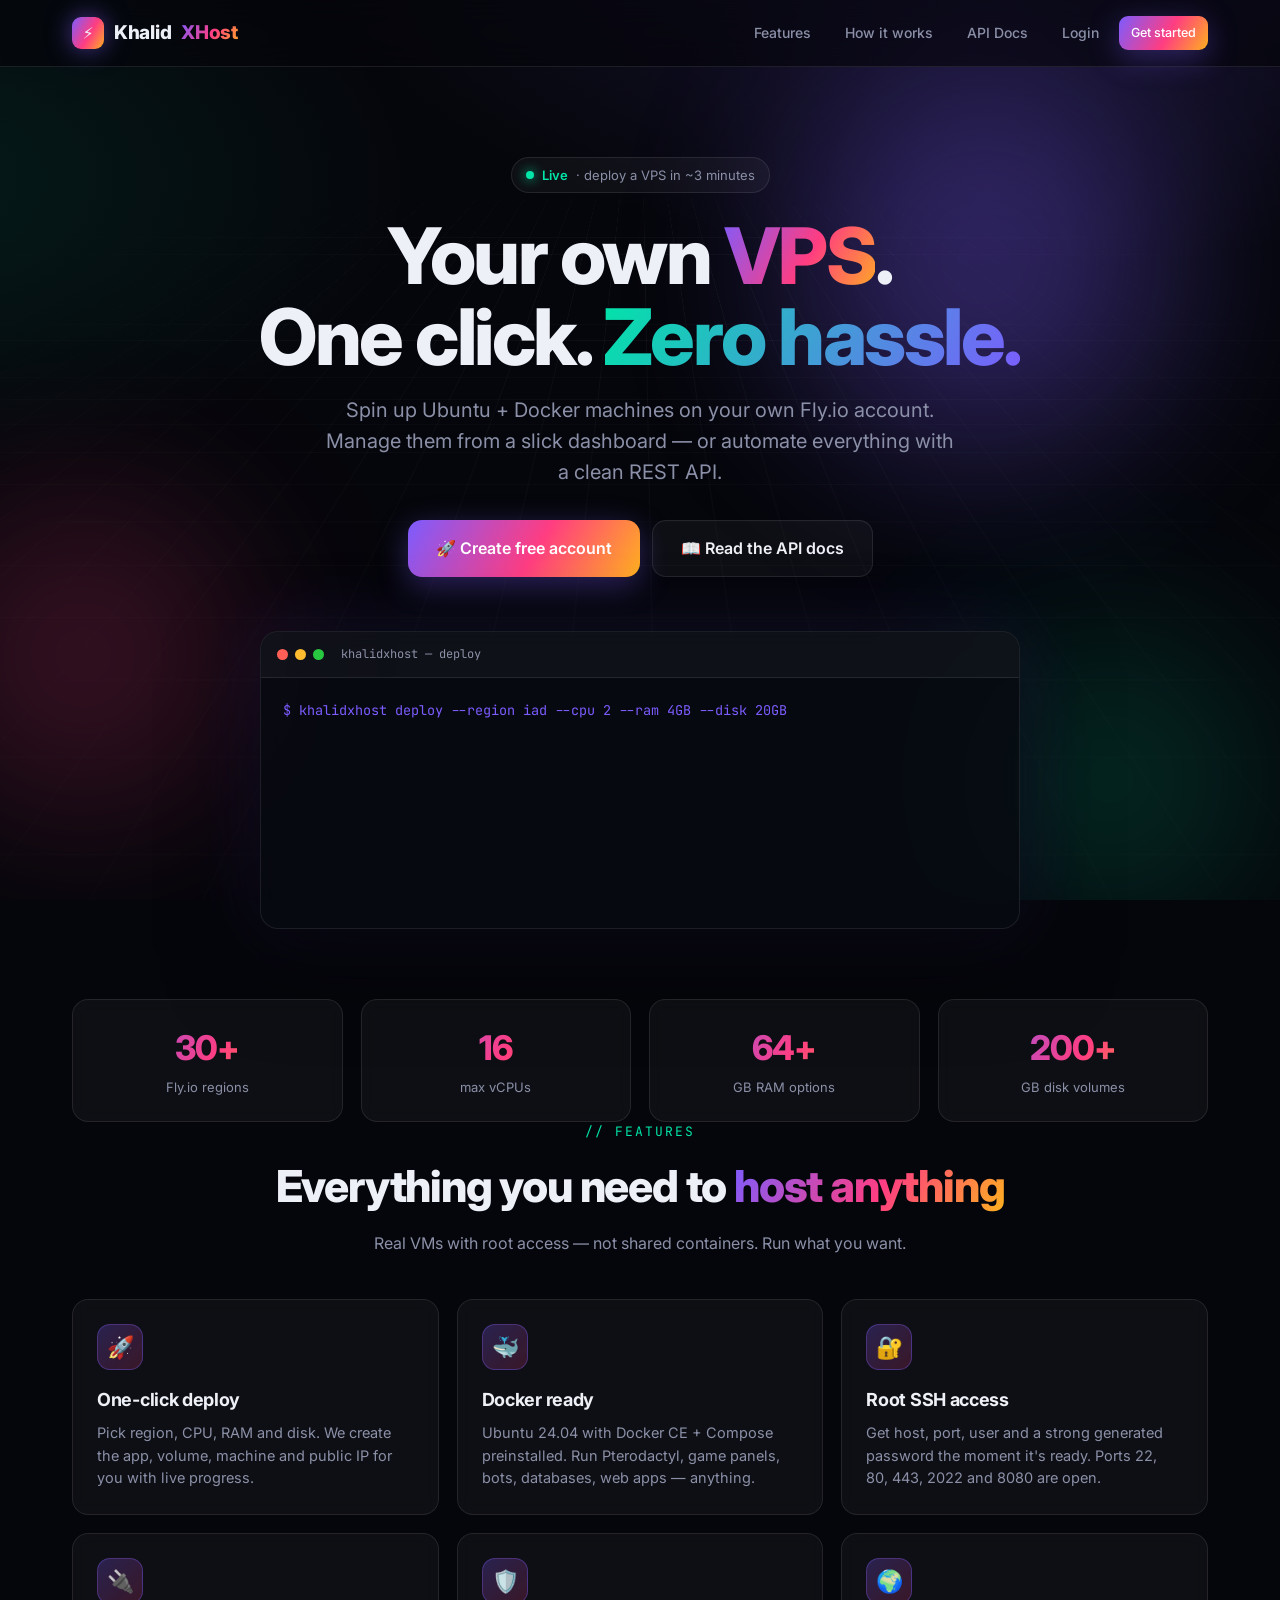
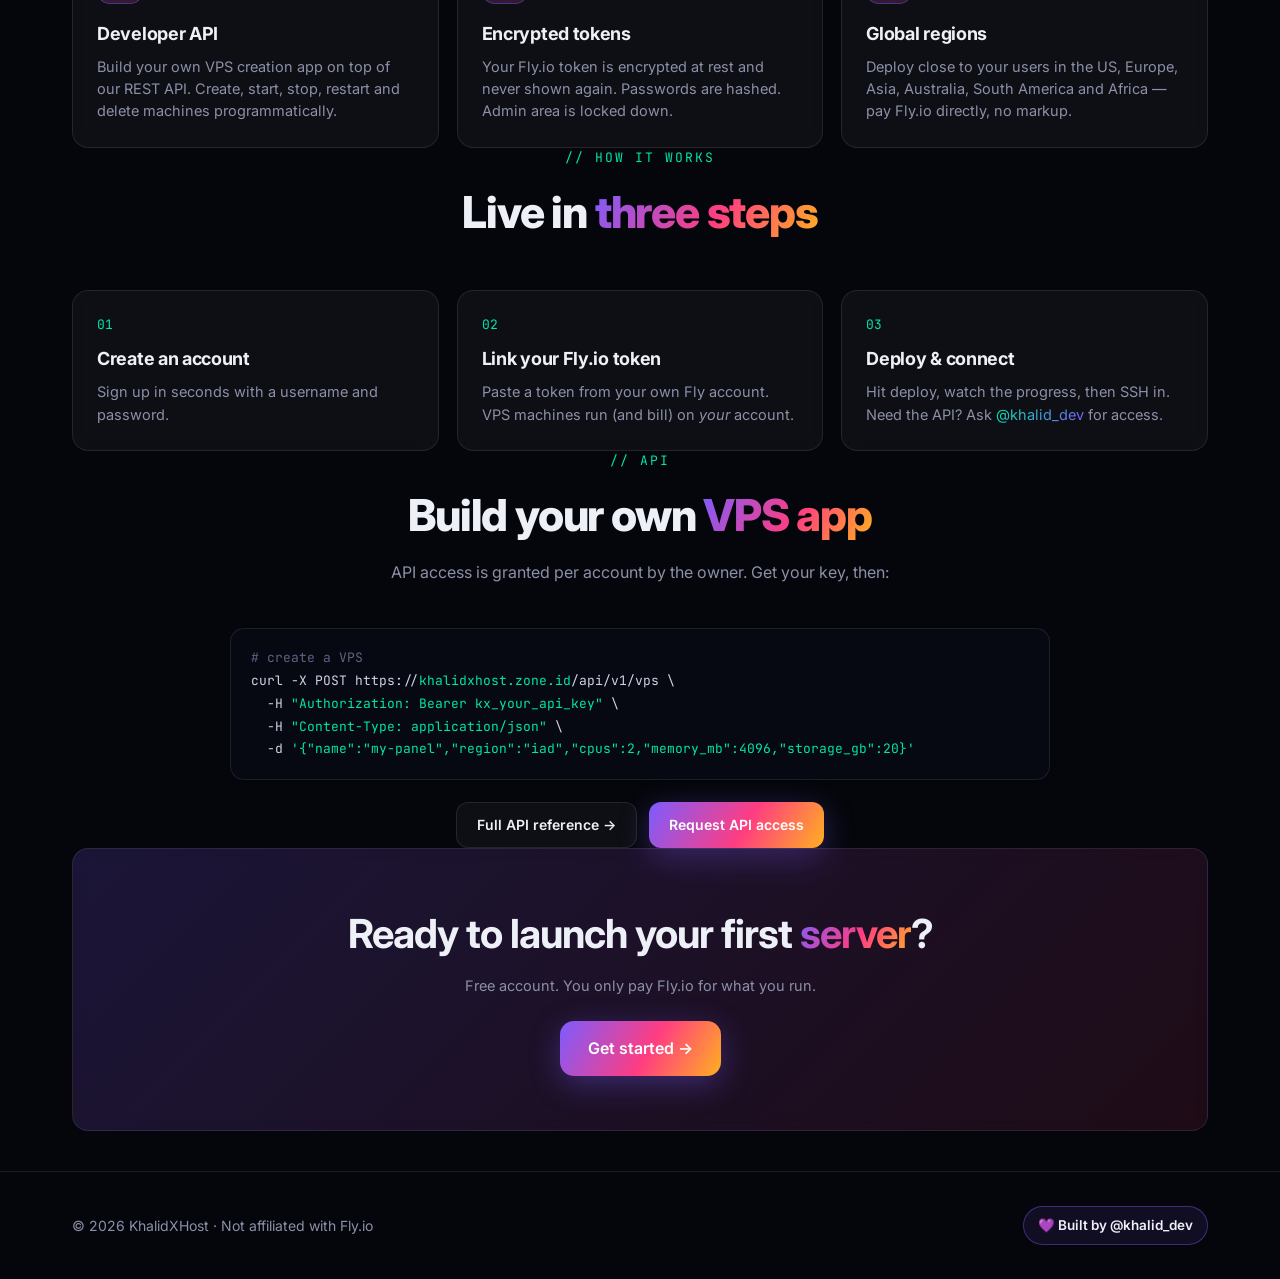
<file: static/index.html>
<!doctype html>
<html lang="en"><head>
<meta charset="utf-8"><meta name="viewport" content="width=device-width,initial-scale=1">
<title>KhalidXHost — Launch a VPS on Fly.io in minutes</title>
<meta name="description" content="Create and manage Fly.io VPS machines from a beautiful dashboard or a simple API. Docker-ready, SSH access, Pterodactyl-friendly.">
<link rel="icon" href="/static/favicon.svg">
<link rel="preconnect" href="https://fonts.googleapis.com"><link rel="preconnect" href="https://fonts.gstatic.com" crossorigin>
<link href="https://fonts.googleapis.com/css2?family=Inter:wght@400;500;600;700;800&family=JetBrains+Mono:wght@400;600&display=swap" rel="stylesheet">
<link rel="stylesheet" href="/static/css/style.css">
</head><body>
<nav class="top"><div class="wrap in">
  <a href="/" class="logo"><i>⚡</i>Khalid<span class="grad">XHost</span></a>
  <div class="links">
    <a href="#features" class="hide-m">Features</a><a href="#how" class="hide-m">How it works</a><a href="/docs">API Docs</a>
    <a href="/login">Login</a><a href="/register" class="btn primary sm">Get started</a>
  </div>
</div></nav>

<header class="hero wrap">
  <span class="pill"><span class="dot"></span> <b>Live</b> · deploy a VPS in ~3 minutes</span>
  <h1>Your own <span class="grad">VPS</span>.<br>One click. <span class="grad2">Zero hassle.</span></h1>
  <p class="lead">Spin up Ubuntu + Docker machines on your own Fly.io account. Manage them from a slick dashboard — or automate everything with a clean REST API.</p>
  <div class="cta">
    <a href="/register" class="btn primary lg">🚀 Create free account</a>
    <a href="/docs" class="btn lg">📖 Read the API docs</a>
  </div>
  <div class="term">
    <div class="bar"><i style="background:#ff5f57"></i><i style="background:#febc2e"></i><i style="background:#28c840"></i><span>khalidxhost — deploy</span></div>
    <pre id="term"></pre>
  </div>
</header>

<section class="wrap" style="padding-top:20px"><div class="grid g4">
  <div class="card stat"><b class="grad" data-n="30">0</b><span>Fly.io regions</span></div>
  <div class="card stat"><b class="grad" data-n="16">0</b><span>max vCPUs</span></div>
  <div class="card stat"><b class="grad" data-n="64">0</b><span>GB RAM options</span></div>
  <div class="card stat"><b class="grad" data-n="200">0</b><span>GB disk volumes</span></div>
</div></section>

<section id="features" class="wrap">
  <div class="sec-h"><div class="k">// features</div><h2>Everything you need to <span class="grad">host anything</span></h2><p>Real VMs with root access — not shared containers. Run what you want.</p></div>
  <div class="grid g3">
    <div class="card hov"><div class="ico">🚀</div><h3>One-click deploy</h3><p>Pick region, CPU, RAM and disk. We create the app, volume, machine and public IP for you with live progress.</p></div>
    <div class="card hov"><div class="ico">🐳</div><h3>Docker ready</h3><p>Ubuntu 24.04 with Docker CE + Compose preinstalled. Run Pterodactyl, game panels, bots, databases, web apps — anything.</p></div>
    <div class="card hov"><div class="ico">🔐</div><h3>Root SSH access</h3><p>Get host, port, user and a strong generated password the moment it's ready. Ports 22, 80, 443, 2022 and 8080 are open.</p></div>
    <div class="card hov"><div class="ico">🔌</div><h3>Developer API</h3><p>Build your own VPS creation app on top of our REST API. Create, start, stop, restart and delete machines programmatically.</p></div>
    <div class="card hov"><div class="ico">🛡️</div><h3>Encrypted tokens</h3><p>Your Fly.io token is encrypted at rest and never shown again. Passwords are hashed. Admin area is locked down.</p></div>
    <div class="card hov"><div class="ico">🌍</div><h3>Global regions</h3><p>Deploy close to your users in the US, Europe, Asia, Australia, South America and Africa — pay Fly.io directly, no markup.</p></div>
  </div>
</section>

<section id="how" class="wrap">
  <div class="sec-h"><div class="k">// how it works</div><h2>Live in <span class="grad">three steps</span></h2></div>
  <div class="grid g3">
    <div class="card step"><div class="n">01</div><h3>Create an account</h3><p>Sign up in seconds with a username and password.</p></div>
    <div class="card step"><div class="n">02</div><h3>Link your Fly.io token</h3><p>Paste a token from your own Fly account. VPS machines run (and bill) on <i>your</i> account.</p></div>
    <div class="card step"><div class="n">03</div><h3>Deploy &amp; connect</h3><p>Hit deploy, watch the progress, then SSH in. Need the API? Ask <a class="grad2" href="https://t.me/khalid_dev" target="_blank" rel="noopener">@khalid_dev</a> for access.</p></div>
  </div>
</section>

<section id="api" class="wrap">
  <div class="sec-h"><div class="k">// api</div><h2>Build your own <span class="grad">VPS app</span></h2><p>API access is granted per account by the owner. Get your key, then:</p></div>
  <div style="max-width:820px;margin:0 auto">
<pre class="code"><span class="c"># create a VPS</span>
curl -X POST https://<span class="s">khalidxhost.zone.id</span>/api/v1/vps \
  -H <span class="s">"Authorization: Bearer kx_your_api_key"</span> \
  -H <span class="s">"Content-Type: application/json"</span> \
  -d <span class="s">'{"name":"my-panel","region":"iad","cpus":2,"memory_mb":4096,"storage_gb":20}'</span></pre>
    <div class="cta" style="margin-top:22px"><a class="btn" href="/docs">Full API reference →</a><a class="btn primary" href="https://t.me/khalid_dev" target="_blank" rel="noopener">Request API access</a></div>
  </div>
</section>

<section class="wrap"><div class="card" style="text-align:center;padding:54px 24px;background:linear-gradient(135deg,rgba(124,92,255,.18),rgba(255,61,129,.1))">
  <h2 style="font-size:clamp(26px,4vw,40px);letter-spacing:-1px;margin-bottom:10px">Ready to launch your first <span class="grad">server</span>?</h2>
  <p class="mut" style="margin-bottom:24px">Free account. You only pay Fly.io for what you run.</p>
  <a href="/register" class="btn primary lg">Get started →</a>
</div></section>

<footer><div class="wrap in">
  <div>© <span id="yr"></span> KhalidXHost · Not affiliated with Fly.io</div>
  <a class="dev" href="https://t.me/khalid_dev" target="_blank" rel="noopener">💜 Built by @khalid_dev</a>
</div></footer>
<script src="/static/js/common.js"></script>
<script src="/static/js/landing.js"></script>
</body></html>
</file>
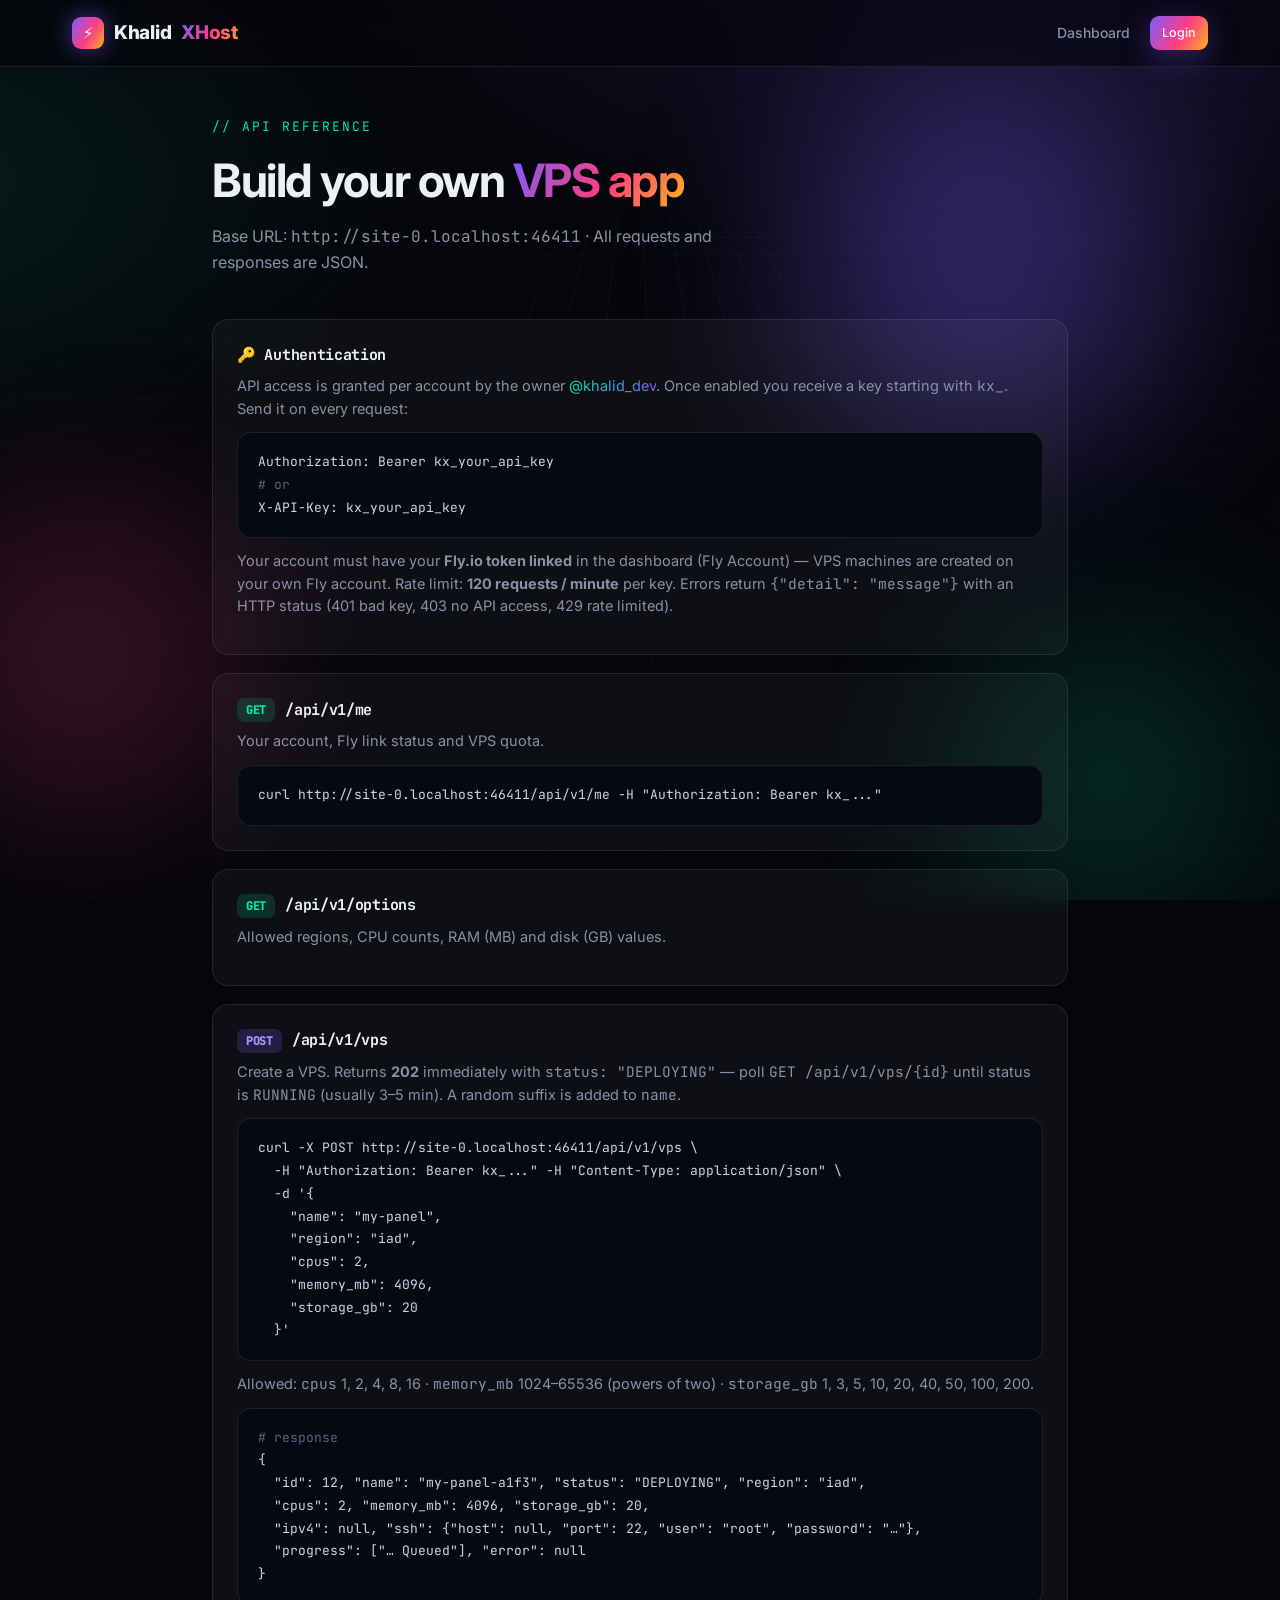
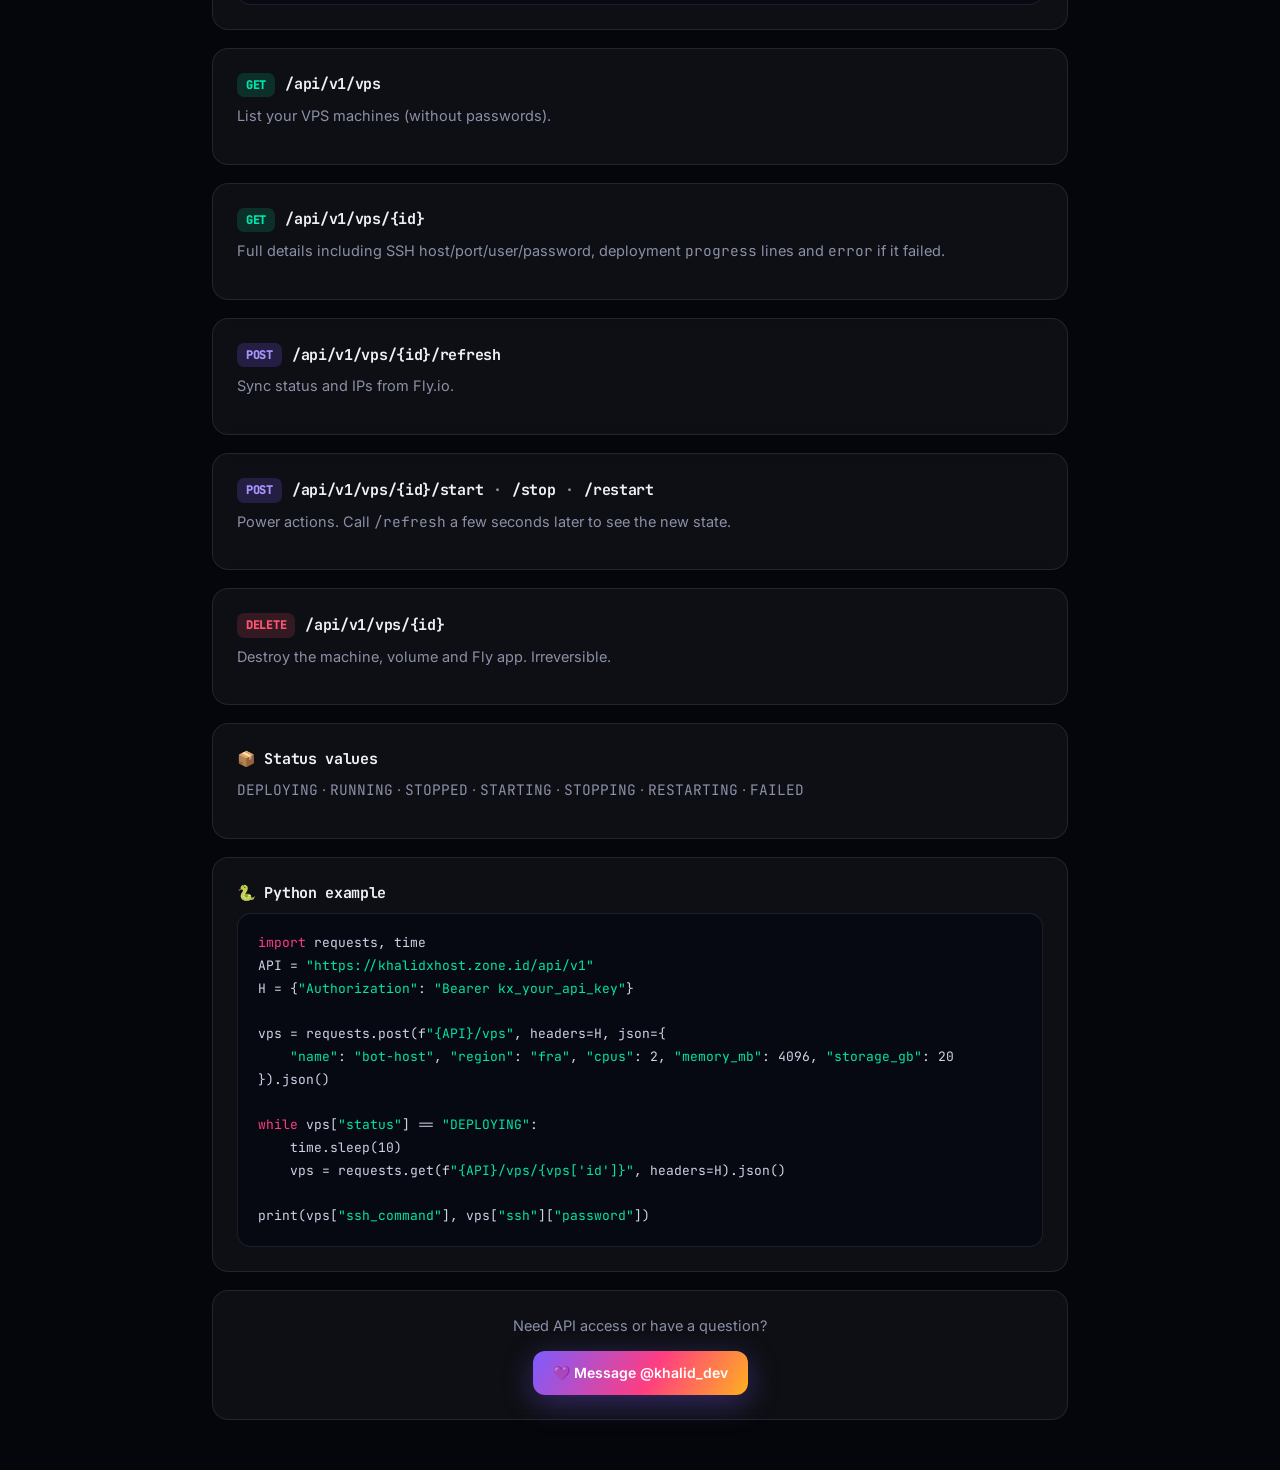
<file: static/docs.html>
<!doctype html>
<html lang="en"><head>
<meta charset="utf-8"><meta name="viewport" content="width=device-width,initial-scale=1">
<title>API Docs — KhalidXHost</title><link rel="icon" href="/static/favicon.svg">
<link href="https://fonts.googleapis.com/css2?family=Inter:wght@400;500;600;700;800&family=JetBrains+Mono:wght@400;600&display=swap" rel="stylesheet">
<link rel="stylesheet" href="/static/css/style.css">
<style>.ep{margin-bottom:18px}.ep h3{display:flex;gap:10px;align-items:center;flex-wrap:wrap;font-family:var(--mono);font-size:15px}.m{padding:3px 9px;border-radius:7px;font-size:12px;font-weight:800}.GET{background:rgba(0,229,168,.15);color:var(--b)}.POST{background:rgba(124,92,255,.2);color:#a994ff}.DELETE{background:rgba(255,84,112,.15);color:var(--err)}.ep p{margin:8px 0 12px}</style>
</head><body>
<nav class="top"><div class="wrap in"><a href="/" class="logo"><i>⚡</i>Khalid<span class="grad">XHost</span></a><div class="links"><a href="/dashboard">Dashboard</a><a href="/login" class="btn primary sm">Login</a></div></div></nav>
<div class="wrap" style="max-width:900px;padding-top:50px;padding-bottom:50px">
  <div class="sec-h" style="text-align:left"><div class="k">// api reference</div><h1 style="font-size:clamp(30px,5vw,46px);letter-spacing:-1.5px;margin:8px 0">Build your own <span class="grad">VPS app</span></h1>
  <p style="margin:0">Base URL: <code class="mono" id="base"></code> · All requests and responses are JSON.</p></div>

  <div class="card ep"><h3>🔑 Authentication</h3>
    <p>API access is granted per account by the owner <a class="grad2" href="https://t.me/khalid_dev" target="_blank" rel="noopener">@khalid_dev</a>. Once enabled you receive a key starting with <code class="mono">kx_</code>. Send it on every request:</p>
<pre class="code">Authorization: Bearer kx_your_api_key
<span class="c"># or</span>
X-API-Key: kx_your_api_key</pre>
    <p style="margin-top:12px">Your account must have your <b>Fly.io token linked</b> in the dashboard (Fly Account) — VPS machines are created on your own Fly account. Rate limit: <b>120 requests / minute</b> per key. Errors return <code class="mono">{"detail": "message"}</code> with an HTTP status (401 bad key, 403 no API access, 429 rate limited).</p></div>

  <div class="card ep"><h3><span class="m GET">GET</span>/api/v1/me</h3><p>Your account, Fly link status and VPS quota.</p>
<pre class="code">curl <span class="u"></span>/api/v1/me -H "Authorization: Bearer kx_..."</pre></div>

  <div class="card ep"><h3><span class="m GET">GET</span>/api/v1/options</h3><p>Allowed regions, CPU counts, RAM (MB) and disk (GB) values.</p></div>

  <div class="card ep"><h3><span class="m POST">POST</span>/api/v1/vps</h3><p>Create a VPS. Returns <b>202</b> immediately with <code class="mono">status: "DEPLOYING"</code> — poll <code class="mono">GET /api/v1/vps/{id}</code> until status is <code class="mono">RUNNING</code> (usually 3–5 min). A random suffix is added to <code class="mono">name</code>.</p>
<pre class="code">curl -X POST /api/v1/vps \
  -H "Authorization: Bearer kx_..." -H "Content-Type: application/json" \
  -d '{
    "name": "my-panel",
    "region": "iad",
    "cpus": 2,
    "memory_mb": 4096,
    "storage_gb": 20
  }'</pre>
    <p style="margin-top:12px">Allowed: <code class="mono">cpus</code> 1, 2, 4, 8, 16 · <code class="mono">memory_mb</code> 1024–65536 (powers of two) · <code class="mono">storage_gb</code> 1, 3, 5, 10, 20, 40, 50, 100, 200.</p>
<pre class="code"><span class="c"># response</span>
{
  "id": 12, "name": "my-panel-a1f3", "status": "DEPLOYING", "region": "iad",
  "cpus": 2, "memory_mb": 4096, "storage_gb": 20,
  "ipv4": null, "ssh": {"host": null, "port": 22, "user": "root", "password": "…"},
  "progress": ["… Queued"], "error": null
}</pre></div>

  <div class="card ep"><h3><span class="m GET">GET</span>/api/v1/vps</h3><p>List your VPS machines (without passwords).</p></div>
  <div class="card ep"><h3><span class="m GET">GET</span>/api/v1/vps/{id}</h3><p>Full details including SSH host/port/user/password, deployment <code class="mono">progress</code> lines and <code class="mono">error</code> if it failed.</p></div>
  <div class="card ep"><h3><span class="m POST">POST</span>/api/v1/vps/{id}/refresh</h3><p>Sync status and IPs from Fly.io.</p></div>
  <div class="card ep"><h3><span class="m POST">POST</span>/api/v1/vps/{id}/start <span class="mut">·</span> /stop <span class="mut">·</span> /restart</h3><p>Power actions. Call <code class="mono">/refresh</code> a few seconds later to see the new state.</p></div>
  <div class="card ep"><h3><span class="m DELETE">DELETE</span>/api/v1/vps/{id}</h3><p>Destroy the machine, volume and Fly app. Irreversible.</p></div>

  <div class="card ep"><h3>📦 Status values</h3><p><code class="mono">DEPLOYING</code> · <code class="mono">RUNNING</code> · <code class="mono">STOPPED</code> · <code class="mono">STARTING</code> · <code class="mono">STOPPING</code> · <code class="mono">RESTARTING</code> · <code class="mono">FAILED</code></p></div>

  <div class="card ep"><h3>🐍 Python example</h3>
<pre class="code"><span class="k">import</span> requests, time
API = <span class="s">"https://khalidxhost.zone.id/api/v1"</span>
H = {<span class="s">"Authorization"</span>: <span class="s">"Bearer kx_your_api_key"</span>}

vps = requests.post(f<span class="s">"{API}/vps"</span>, headers=H, json={
    <span class="s">"name"</span>: <span class="s">"bot-host"</span>, <span class="s">"region"</span>: <span class="s">"fra"</span>, <span class="s">"cpus"</span>: 2, <span class="s">"memory_mb"</span>: 4096, <span class="s">"storage_gb"</span>: 20
}).json()

<span class="k">while</span> vps[<span class="s">"status"</span>] == <span class="s">"DEPLOYING"</span>:
    time.sleep(10)
    vps = requests.get(f<span class="s">"{API}/vps/{vps['id']}"</span>, headers=H).json()

print(vps[<span class="s">"ssh_command"</span>], vps[<span class="s">"ssh"</span>][<span class="s">"password"</span>])</pre></div>

  <div class="card" style="text-align:center"><p style="margin-bottom:14px">Need API access or have a question?</p><a class="btn primary" href="https://t.me/khalid_dev" target="_blank" rel="noopener">💜 Message @khalid_dev</a></div>
</div>
<script src="/static/js/common.js"></script>
<script src="/static/js/docs.js"></script>
</body></html>
</file>
<file: static/css/style.css>
:root{
  --bg:#05060b;--bg2:#0a0c14;--card:rgba(255,255,255,.04);--card2:rgba(255,255,255,.07);--line:rgba(255,255,255,.09);
  --txt:#eef0f8;--mut:#8b90a8;--a:#7c5cff;--b:#00e5a8;--c:#ff3d81;--warn:#ffb020;--err:#ff5470;
  --grad:linear-gradient(120deg,var(--a),var(--c) 55%,#ffb020);--grad2:linear-gradient(120deg,var(--b),var(--a));
  --mono:'JetBrains Mono',ui-monospace,SFMono-Regular,Menlo,Consolas,monospace;--sans:'Inter',system-ui,-apple-system,Segoe UI,Roboto,sans-serif;
  --r:16px;
}
*{box-sizing:border-box;margin:0;padding:0}
html{scroll-behavior:smooth}
body{font-family:var(--sans);background:var(--bg);color:var(--txt);min-height:100vh;line-height:1.55;overflow-x:hidden;-webkit-font-smoothing:antialiased}
a{color:inherit;text-decoration:none}
::selection{background:var(--a);color:#fff}
/* animated backdrop */
.bg{position:fixed;inset:0;z-index:-1;overflow:hidden;background:radial-gradient(1200px 600px at 80% -10%,rgba(124,92,255,.18),transparent 60%),radial-gradient(900px 500px at -10% 20%,rgba(0,229,168,.10),transparent 60%),var(--bg)}
.bg::before{content:"";position:absolute;inset:-50%;background-image:linear-gradient(rgba(255,255,255,.045) 1px,transparent 1px),linear-gradient(90deg,rgba(255,255,255,.045) 1px,transparent 1px);background-size:56px 56px;transform:perspective(700px) rotateX(58deg) translateY(-12%);mask-image:radial-gradient(ellipse at 50% 30%,#000 10%,transparent 65%);-webkit-mask-image:radial-gradient(ellipse at 50% 30%,#000 10%,transparent 65%);animation:grid 14s linear infinite}
@keyframes grid{to{background-position:0 56px,56px 0}}
.orb{position:absolute;border-radius:50%;filter:blur(90px);opacity:.35;animation:float 16s ease-in-out infinite}
.orb.o1{width:380px;height:380px;background:var(--a);top:8%;left:62%}
.orb.o2{width:320px;height:320px;background:var(--c);top:55%;left:-6%;animation-delay:-6s;opacity:.2}
.orb.o3{width:300px;height:300px;background:var(--b);top:70%;left:75%;animation-delay:-10s;opacity:.16}
@keyframes float{50%{transform:translate(30px,-40px) scale(1.1)}}
.wrap{max-width:1180px;margin:0 auto;padding:0 22px}
.grad{background:var(--grad);-webkit-background-clip:text;background-clip:text;color:transparent}
.grad2{background:var(--grad2);-webkit-background-clip:text;background-clip:text;color:transparent}
.mono{font-family:var(--mono)}
.mut{color:var(--mut)}
/* nav */
nav.top{position:sticky;top:0;z-index:50;backdrop-filter:blur(16px);-webkit-backdrop-filter:blur(16px);background:rgba(5,6,11,.65);border-bottom:1px solid var(--line)}
nav.top .in{display:flex;align-items:center;justify-content:space-between;height:66px}
.logo{display:flex;align-items:center;gap:10px;font-weight:800;font-size:19px;letter-spacing:-.3px}
.logo i{display:grid;place-items:center;width:32px;height:32px;border-radius:9px;background:var(--grad);font-style:normal;font-size:16px;box-shadow:0 0 24px rgba(124,92,255,.55)}
.links{display:flex;align-items:center;gap:6px}
.links a{padding:8px 14px;border-radius:10px;color:var(--mut);font-size:14px;font-weight:500;transition:.2s}
.links a:hover{color:var(--txt);background:var(--card)}
/* buttons */
.btn{display:inline-flex;align-items:center;justify-content:center;gap:8px;padding:11px 20px;border-radius:12px;font-weight:600;font-size:14px;border:1px solid var(--line);background:var(--card);color:var(--txt);cursor:pointer;transition:.2s;font-family:inherit}
.btn:hover{background:var(--card2);transform:translateY(-1px)}
.btn.primary{background:var(--grad);border:0;color:#fff;box-shadow:0 8px 30px rgba(124,92,255,.35)}
.btn.primary:hover{box-shadow:0 10px 40px rgba(255,61,129,.4);filter:brightness(1.08)}
.btn.ghost{background:transparent}
.btn.danger{color:var(--err);border-color:rgba(255,84,112,.35)}
.btn.danger:hover{background:rgba(255,84,112,.12)}
.btn.sm{padding:7px 12px;font-size:12.5px;border-radius:9px}
.btn.lg{padding:15px 28px;font-size:16px;border-radius:14px}
.btn:disabled{opacity:.5;cursor:not-allowed;transform:none}
/* hero */
.hero{padding:90px 0 50px;text-align:center}
.pill{display:inline-flex;align-items:center;gap:8px;padding:7px 14px;border:1px solid var(--line);border-radius:99px;background:var(--card);font-size:13px;color:var(--mut)}
.pill b{color:var(--b);font-weight:600}
.dot{width:8px;height:8px;border-radius:50%;background:var(--b);box-shadow:0 0 12px var(--b);animation:pulse 2s infinite;display:inline-block}
@keyframes pulse{50%{opacity:.35}}
.hero h1{font-size:clamp(40px,7vw,78px);line-height:1.04;letter-spacing:-2.5px;font-weight:800;margin:22px auto 18px;max-width:900px}
.hero p.lead{font-size:clamp(16px,2vw,20px);color:var(--mut);max-width:640px;margin:0 auto 32px}
.cta{display:flex;gap:12px;justify-content:center;flex-wrap:wrap}
/* terminal */
.term{max-width:760px;margin:54px auto 0;text-align:left;border:1px solid var(--line);border-radius:18px;background:rgba(8,10,18,.8);backdrop-filter:blur(10px);box-shadow:0 30px 90px rgba(0,0,0,.6),0 0 80px rgba(124,92,255,.15);overflow:hidden}
.term .bar{display:flex;align-items:center;gap:7px;padding:13px 16px;border-bottom:1px solid var(--line);background:rgba(255,255,255,.03)}
.term .bar i{width:11px;height:11px;border-radius:50%;display:block}
.term .bar span{margin-left:10px;font-size:12px;color:var(--mut);font-family:var(--mono)}
.term pre{padding:20px 22px;font-family:var(--mono);font-size:13.5px;line-height:1.8;min-height:250px;white-space:pre-wrap;color:#cfd3e6}
.term .ok{color:var(--b)}.term .pr{color:var(--a)}.term .hi{color:var(--c)}.term .cur{display:inline-block;width:8px;height:16px;background:var(--b);vertical-align:-3px;animation:blink 1s steps(1) infinite}
@keyframes blink{50%{opacity:0}}
/* sections */
section{padding:70px 0}
.sec-h{text-align:center;margin-bottom:44px}
.sec-h .k{font-family:var(--mono);color:var(--b);font-size:13px;letter-spacing:2px;text-transform:uppercase}
.sec-h h2{font-size:clamp(28px,4vw,44px);letter-spacing:-1.2px;margin:10px 0;font-weight:800}
.sec-h p{color:var(--mut);max-width:560px;margin:0 auto}
.grid{display:grid;gap:18px}
.g3{grid-template-columns:repeat(auto-fit,minmax(290px,1fr))}
.g4{grid-template-columns:repeat(auto-fit,minmax(200px,1fr))}
.card{border:1px solid var(--line);background:var(--card);border-radius:var(--r);padding:24px;position:relative;transition:.25s;backdrop-filter:blur(8px)}
.card.hov:hover{transform:translateY(-4px);border-color:rgba(124,92,255,.5);background:var(--card2);box-shadow:0 18px 50px rgba(124,92,255,.15)}
.ico{width:46px;height:46px;border-radius:13px;display:grid;place-items:center;font-size:22px;margin-bottom:16px;background:linear-gradient(135deg,rgba(124,92,255,.25),rgba(255,61,129,.18));border:1px solid rgba(124,92,255,.35)}
.card h3{font-size:18px;margin-bottom:8px;letter-spacing:-.3px}
.card p{color:var(--mut);font-size:14.5px}
.stat{text-align:center;padding:22px}
.stat b{display:block;font-size:34px;font-weight:800;letter-spacing:-1px}
.stat span{color:var(--mut);font-size:13px}
.step .n{font-family:var(--mono);font-size:13px;color:var(--b);margin-bottom:10px}
/* code */
pre.code,.codebox{background:#070912;border:1px solid var(--line);border-radius:14px;padding:18px 20px;font-family:var(--mono);font-size:13px;line-height:1.75;overflow-x:auto;color:#cfd3e6;white-space:pre}
.code .k{color:var(--c)}.code .s{color:var(--b)}.code .c{color:#5d6384}
footer{border-top:1px solid var(--line);padding:34px 0;margin-top:40px;color:var(--mut);font-size:14px}
footer .in{display:flex;justify-content:space-between;align-items:center;flex-wrap:wrap;gap:14px}
.dev{display:inline-flex;align-items:center;gap:8px;padding:8px 14px;border-radius:99px;border:1px solid rgba(124,92,255,.4);background:rgba(124,92,255,.1);color:var(--txt);font-weight:600;font-size:13.5px;transition:.2s}
.dev:hover{background:rgba(124,92,255,.22);box-shadow:0 0 30px rgba(124,92,255,.35)}
/* forms */
label.f{display:block;font-size:13px;color:var(--mut);margin:14px 0 6px;font-weight:500}
input,select,textarea{width:100%;padding:13px 14px;border-radius:12px;border:1px solid var(--line);background:rgba(255,255,255,.04);color:var(--txt);font-size:15px;font-family:inherit;outline:none;transition:.2s}
input:focus,select:focus,textarea:focus{border-color:var(--a);box-shadow:0 0 0 3px rgba(124,92,255,.25)}
select option{background:#10121c}
.auth-wrap{min-height:calc(100vh - 66px);display:grid;place-items:center;padding:30px 18px}
.auth-card{width:100%;max-width:430px;padding:34px}
.tabs{display:flex;gap:6px;background:var(--card);border:1px solid var(--line);border-radius:12px;padding:5px;margin-bottom:22px}
.tabs button{flex:1;padding:10px;border:0;border-radius:9px;background:transparent;color:var(--mut);font-weight:600;cursor:pointer;font-family:inherit;font-size:14px;transition:.2s}
.tabs button.on{background:var(--grad);color:#fff}
.err{color:var(--err);font-size:13.5px;margin-top:12px;min-height:18px}
/* toast */
#toasts{position:fixed;right:18px;bottom:18px;z-index:200;display:flex;flex-direction:column;gap:10px}
.toast{padding:13px 18px;border-radius:12px;background:#12142080;backdrop-filter:blur(14px);border:1px solid var(--line);font-size:14px;animation:tin .3s;max-width:340px;box-shadow:0 10px 40px rgba(0,0,0,.5)}
.toast.ok{border-color:rgba(0,229,168,.5)}.toast.bad{border-color:rgba(255,84,112,.55)}
@keyframes tin{from{opacity:0;transform:translateY(10px)}}
/* app shell */
.shell{display:grid;grid-template-columns:240px 1fr;min-height:100vh}
.side{border-right:1px solid var(--line);padding:22px 14px;background:rgba(5,6,11,.7);backdrop-filter:blur(14px);position:sticky;top:0;height:100vh;display:flex;flex-direction:column;gap:4px}
.side .logo{padding:4px 10px 22px}
.side a.nv{display:flex;align-items:center;gap:12px;padding:11px 14px;border-radius:11px;color:var(--mut);font-weight:500;font-size:14.5px;cursor:pointer;transition:.2s}
.side a.nv:hover{background:var(--card);color:var(--txt)}
.side a.nv.on{background:linear-gradient(90deg,rgba(124,92,255,.25),rgba(124,92,255,.04));color:#fff;box-shadow:inset 2px 0 0 var(--a)}
.side .grow{flex:1}
.main{padding:30px clamp(18px,3vw,44px) 60px;max-width:1100px;width:100%}
.main h1{font-size:28px;letter-spacing:-.8px;margin-bottom:6px}
.main .sub{color:var(--mut);margin-bottom:26px}
.row{display:flex;gap:12px;flex-wrap:wrap;align-items:center}
.between{justify-content:space-between}
.chips{display:flex;gap:8px;flex-wrap:wrap}
.chip{padding:10px 16px;border-radius:11px;border:1px solid var(--line);background:var(--card);cursor:pointer;font-weight:600;font-size:14px;transition:.2s;user-select:none;font-family:var(--mono)}
.chip:hover{border-color:rgba(124,92,255,.6)}
.chip.on{background:var(--grad);border-color:transparent;color:#fff;box-shadow:0 6px 20px rgba(124,92,255,.35)}
.st{display:inline-flex;align-items:center;gap:7px;padding:4px 11px;border-radius:99px;font-size:12px;font-weight:700;letter-spacing:.4px;border:1px solid var(--line);font-family:var(--mono)}
.st::before{content:"";width:7px;height:7px;border-radius:50%;background:currentColor}
.st.RUNNING{color:var(--b);background:rgba(0,229,168,.1);border-color:rgba(0,229,168,.35)}
.st.STOPPED,.st.STOPPING{color:var(--mut)}
.st.DEPLOYING,.st.STARTING,.st.RESTARTING{color:var(--warn);background:rgba(255,176,32,.1);border-color:rgba(255,176,32,.35)}
.st.DEPLOYING::before,.st.STARTING::before,.st.RESTARTING::before{animation:pulse 1s infinite}
.st.FAILED{color:var(--err);background:rgba(255,84,112,.1);border-color:rgba(255,84,112,.35)}
.vcard h3{display:flex;align-items:center;gap:10px;flex-wrap:wrap;font-family:var(--mono);font-size:16px}
.specs{display:flex;gap:16px;flex-wrap:wrap;color:var(--mut);font-size:13px;margin:12px 0 16px;font-family:var(--mono)}
.specs b{color:var(--txt)}
.log{background:#05070e;border:1px solid var(--line);border-radius:12px;padding:14px;font-family:var(--mono);font-size:12.5px;line-height:1.7;max-height:260px;overflow:auto;white-space:pre-wrap;color:#b6bbd3}
.kv{display:grid;grid-template-columns:110px 1fr auto;gap:8px 12px;align-items:center;font-size:14px}
.kv .k{color:var(--mut)}
.kv code{font-family:var(--mono);background:rgba(255,255,255,.06);padding:5px 9px;border-radius:8px;word-break:break-all}
.empty{text-align:center;padding:50px 20px;color:var(--mut);border:1px dashed var(--line);border-radius:var(--r)}
.empty .big{font-size:42px;margin-bottom:10px}
.banner{padding:16px 18px;border-radius:14px;border:1px solid rgba(255,176,32,.4);background:rgba(255,176,32,.08);font-size:14px;margin-bottom:20px}
.banner.good{border-color:rgba(0,229,168,.4);background:rgba(0,229,168,.07)}
/* modal */
.modal{position:fixed;inset:0;background:rgba(2,3,8,.75);backdrop-filter:blur(6px);z-index:100;display:none;align-items:center;justify-content:center;padding:18px}
.modal.on{display:flex}
.modal .box{width:100%;max-width:640px;max-height:92vh;overflow:auto;background:#0b0d16;border:1px solid var(--line);border-radius:20px;padding:26px;box-shadow:0 40px 100px rgba(0,0,0,.7);animation:tin .25s}
.modal .box h2{margin-bottom:16px;letter-spacing:-.5px}
/* tables */
.tbl{width:100%;border-collapse:collapse;font-size:13.5px}
.tbl th{text-align:left;padding:11px 12px;color:var(--mut);font-weight:600;font-size:12px;text-transform:uppercase;letter-spacing:.8px;border-bottom:1px solid var(--line);white-space:nowrap}
.tbl td{padding:12px;border-bottom:1px solid rgba(255,255,255,.05);vertical-align:middle}
.tbl tr:hover td{background:rgba(255,255,255,.025)}
.tw{overflow-x:auto;border:1px solid var(--line);border-radius:var(--r);background:var(--card)}
.sw{position:relative;width:42px;height:24px;display:inline-block}
.sw input{opacity:0;width:0;height:0}
.sw span{position:absolute;inset:0;background:rgba(255,255,255,.12);border-radius:99px;cursor:pointer;transition:.25s}
.sw span::before{content:"";position:absolute;width:18px;height:18px;left:3px;top:3px;background:#fff;border-radius:50%;transition:.25s}
.sw input:checked+span{background:var(--b)}
.sw input:checked+span::before{transform:translateX(18px)}
.tag{padding:3px 9px;border-radius:7px;font-size:11.5px;font-weight:700;font-family:var(--mono);background:rgba(255,255,255,.07)}
.tag.g{color:var(--b);background:rgba(0,229,168,.1)}.tag.r{color:var(--err);background:rgba(255,84,112,.1)}.tag.y{color:var(--warn);background:rgba(255,176,32,.1)}
.topm{display:none}
@media(max-width:860px){
  .shell{grid-template-columns:1fr}
  .side{position:fixed;bottom:0;top:auto;left:0;right:0;height:auto;flex-direction:row;padding:8px;z-index:60;border-right:0;border-top:1px solid var(--line);justify-content:space-around;overflow-x:auto}
  .side .logo,.side .grow{display:none}
  .side a.nv{flex-direction:column;gap:3px;padding:8px 12px;font-size:11px;white-space:nowrap}
  .side a.nv.on{box-shadow:none}
  .main{padding-bottom:110px}
  .links a.hide-m{display:none}
  .kv{grid-template-columns:1fr auto}.kv .k{grid-column:1/-1}
}
@media(prefers-reduced-motion:reduce){*{animation:none!important;transition:none!important}}
.main{min-width:0}
@media(max-width:860px){.shell{grid-template-columns:minmax(0,1fr)}}
</file>
